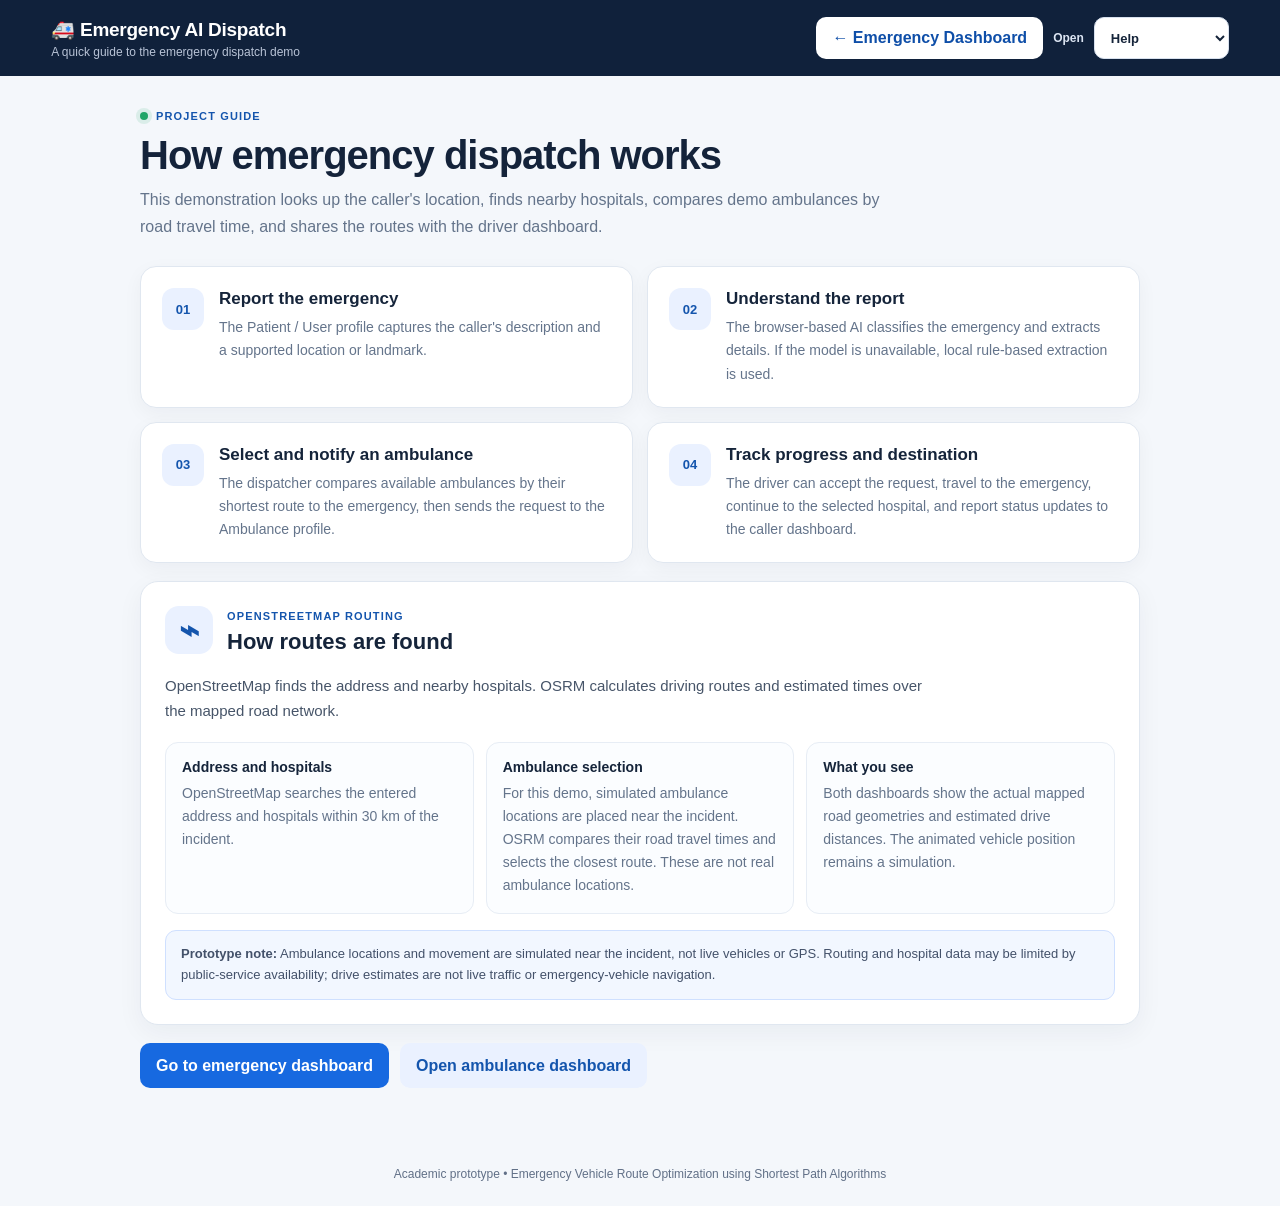
<file: guide.html>
<!DOCTYPE html>
<html lang="en">
<head>
  <meta charset="UTF-8">
  <meta name="viewport" content="width=device-width, initial-scale=1.0">
  <title>How It Works • Emergency AI Dispatch</title>
  <link rel="stylesheet" href="style.css">
</head>
<body>
<header class="topbar">
  <div>
    <div class="brand">🚑 Emergency AI Dispatch</div>
    <div class="subtitle">A quick guide to the emergency dispatch demo</div>
  </div>
  <div class="topbar-actions">
    <a class="nav-link" href="index.html">← Emergency Dashboard</a>
    <label class="profile-switch-label" for="profileSwitcher">Open</label>
    <select id="profileSwitcher" class="profile-switcher" aria-label="Open another view">
      <option value="patient">Caller view</option>
      <option value="ambulance">Driver view</option>
      <option value="guide">Help</option>
    </select>
  </div>
</header>

<main class="container guide-page">
  <section class="guide-intro">
    <span class="page-kicker"><span class="live-indicator"></span> PROJECT GUIDE</span>
    <h1>How emergency dispatch works</h1>
    <p>This demonstration looks up the caller's location, finds nearby hospitals, compares demo ambulances by road travel time, and shares the routes with the driver dashboard.</p>
  </section>

  <section class="guide-steps" aria-label="Dispatch workflow">
    <article class="guide-card">
      <span class="guide-number">01</span>
      <div><h2>Report the emergency</h2><p>The Patient / User profile captures the caller's description and a supported location or landmark.</p></div>
    </article>
    <article class="guide-card">
      <span class="guide-number">02</span>
      <div><h2>Understand the report</h2><p>The browser-based AI classifies the emergency and extracts details. If the model is unavailable, local rule-based extraction is used.</p></div>
    </article>
    <article class="guide-card">
      <span class="guide-number">03</span>
      <div><h2>Select and notify an ambulance</h2><p>The dispatcher compares available ambulances by their shortest route to the emergency, then sends the request to the Ambulance profile.</p></div>
    </article>
    <article class="guide-card">
      <span class="guide-number">04</span>
      <div><h2>Track progress and destination</h2><p>The driver can accept the request, travel to the emergency, continue to the selected hospital, and report status updates to the caller dashboard.</p></div>
    </article>
  </section>

  <section class="algorithm-card">
    <div class="algorithm-heading">
      <span class="algorithm-icon" aria-hidden="true">⌁</span>
      <div><span class="page-kicker">OPENSTREETMAP ROUTING</span><h2>How routes are found</h2></div>
    </div>
    <p class="algorithm-lead">OpenStreetMap finds the address and nearby hospitals. OSRM calculates driving routes and estimated times over the mapped road network.</p>
    <div class="algorithm-details">
      <div><h3>Address and hospitals</h3><p>OpenStreetMap searches the entered address and hospitals within 30 km of the incident.</p></div>
      <div><h3>Ambulance selection</h3><p>For this demo, simulated ambulance locations are placed near the incident. OSRM compares their road travel times and selects the closest route. These are not real ambulance locations.</p></div>
      <div><h3>What you see</h3><p>Both dashboards show the actual mapped road geometries and estimated drive distances. The animated vehicle position remains a simulation.</p></div>
    </div>
    <div class="guide-note"><strong>Prototype note:</strong> Ambulance locations and movement are simulated near the incident, not live vehicles or GPS. Routing and hospital data may be limited by public-service availability; drive estimates are not live traffic or emergency-vehicle navigation.</div>
  </section>

  <div class="guide-actions">
    <a class="primary guide-cta" href="index.html">Go to emergency dashboard</a>
    <a class="secondary guide-cta-secondary" href="driver.html">Open ambulance dashboard</a>
  </div>
</main>

<footer>Academic prototype • Emergency Vehicle Route Optimization using Shortest Path Algorithms</footer>
<script src="profile-switcher.js" defer></script>
</body>
</html>
</file>
<file: style.css>
*{box-sizing:border-box}
:root{--bg:#f3f7fc;--panel:#fff;--text:#172033;--muted:#657085;--primary:#1769e0;--primary2:#0c4ea8;--danger:#d92d20;--warning:#a65d00;--success:#16834b;--border:#dfe6ef}
body{margin:0;font-family:Inter,Segoe UI,Arial,sans-serif;background:var(--bg);color:var(--text)}
.topbar{display:flex;justify-content:space-between;align-items:center;padding:17px 5%;background:#101827;color:#fff}.brand{font-size:21px;font-weight:800}.subtitle{color:#b8c3d6;font-size:13px;margin-top:4px}.status,.driver-online{display:flex;align-items:center;gap:7px;border:1px solid #334155;padding:8px 12px;border-radius:999px;font-size:13px}.dot{width:8px;height:8px;background:#35d07f;border-radius:50%;display:inline-block}.container{width:min(1250px,92%);margin:24px auto}.auth-shell{margin-bottom:22px}.auth-grid{display:grid;grid-template-columns:1fr 1fr;gap:18px}.auth-card{background:linear-gradient(180deg,#ffffff,#f8fbff);border:1px solid var(--border);border-radius:18px;padding:22px;box-shadow:0 14px 30px rgba(23,32,51,.08)}.secondary-card{background:linear-gradient(180deg,#ffffff,#f8f5ff)}.auth-header{margin-bottom:12px}.auth-header h2{margin:8px 0 0;font-size:24px}.auth-meta{margin-top:12px;color:var(--muted);font-size:12px;line-height:1.5}.hero{background:linear-gradient(135deg,#0e4ea8,#1769e0);color:#fff;border-radius:20px;padding:28px 30px;display:flex;justify-content:space-between;gap:25px;align-items:center;box-shadow:0 14px 32px #0b4fb320}.eyebrow{font-size:11px;letter-spacing:1.3px;font-weight:800;opacity:.8}.hero h1,.driver-header h1{font-size:31px;margin:8px 0}.hero p,.driver-header p{margin:0;color:#e4edff;max-width:760px}.driver-link,.nav-link{background:#fff;color:#0e4ea8;text-decoration:none;padding:12px 16px;border-radius:10px;font-weight:800;white-space:nowrap}.main-grid{display:grid;grid-template-columns:390px 1fr;gap:18px;margin-top:18px}.panel{background:var(--panel);border:1px solid var(--border);border-radius:16px;padding:20px;box-shadow:0 5px 18px #1720330a}.panel-title{display:flex;justify-content:space-between;align-items:center;margin-bottom:16px}.panel-title>div{display:flex;align-items:center;gap:10px}.panel-title h2{margin:0;font-size:18px}.step{background:#e8f0ff;color:#1455ad;font-size:11px;font-weight:900;padding:5px 8px;border-radius:7px}.badge,.algorithm{display:inline-block;padding:6px 10px;border-radius:999px;background:#e8f0ff;color:#1455ad;font-size:12px;font-weight:800}.badge.muted{background:#eef1f5;color:#687589}label{display:block;font-size:13px;font-weight:800;margin:13px 0 6px}label span{font-weight:500;color:var(--muted)}input,textarea{width:100%;border:1px solid #ccd5e2;border-radius:10px;padding:11px 12px;font:inherit;color:var(--text);background:#fff}textarea{resize:vertical}.primary,.secondary,.ghost{border:0;border-radius:10px;padding:12px 16px;font-weight:800;cursor:pointer}.primary{background:var(--primary);color:#fff}.primary:hover{background:var(--primary2)}.secondary{background:#eaf1ff;color:#1455ad}.ghost{background:#eef2f7;color:#3d4b61}.full{width:100%;margin-top:12px}.info-note,.how-small{background:#f7f9fc;border:1px solid var(--border);border-radius:10px;padding:11px;margin-top:14px;font-size:12px;line-height:1.5;color:#536177}.loading{display:flex;align-items:center;gap:10px;background:#eef5ff;border:1px solid #cfe0ff;padding:12px;border-radius:10px;margin-top:13px}.loading small{display:block;color:var(--muted);margin-top:3px}.spinner{width:19px;height:19px;border:3px solid #cfe0ff;border-top-color:var(--primary);border-radius:50%;animation:spin .8s linear infinite}@keyframes spin{to{transform:rotate(360deg)}}.empty{text-align:center;padding:65px 25px;color:var(--muted)}.empty-icon{font-size:40px}.empty h3{color:var(--text);margin:12px 0 6px}.hidden{display:none!important}.alert-card{border:1px solid #ffd0cc;background:#fff8f7;border-radius:13px;padding:16px}.alert-top{display:flex;justify-content:space-between;align-items:center;font-weight:900}.priority{padding:5px 9px;border-radius:999px;font-size:11px;font-weight:900;background:#ffe3df;color:#a82017}.priority.high{background:#fff0cc;color:#875000}.priority.normal{background:#e8f0ff;color:#1455ad}.metrics{display:grid;grid-template-columns:1fr 1fr;gap:12px;margin-top:15px}.metrics>div{background:#fff;border:1px solid #eee;padding:10px;border-radius:9px}.metrics small,.route-summary span,.situation-row small{display:block;color:var(--muted);font-size:11px;margin-bottom:4px}.metrics b{font-size:14px}.dispatch-card{border:1px solid var(--border);border-radius:13px;padding:14px;margin-top:12px}.card-heading{display:flex;justify-content:space-between;align-items:center;margin-bottom:10px}.small-status{font-size:11px;color:var(--muted)}.vehicle-row{display:grid;grid-template-columns:1fr auto;gap:10px;padding:10px 0;border-bottom:1px solid #edf0f4}.vehicle-row:last-child{border-bottom:0}.vehicle-row.selected{background:#f0f7ff;border-radius:8px;padding:10px}.vehicle-name b{display:block}.vehicle-name small{color:var(--muted)}.vehicle-distance{text-align:right}.vehicle-distance b{display:block;color:#1455ad}.vehicle-distance small{color:var(--muted)}.route-box,.route-line{background:#f7f9fc;border-radius:10px;padding:13px;line-height:1.7}.route-path{font-weight:900;color:#1455ad}.driver-preview{background:#101827;color:#fff;border-radius:11px;padding:14px;line-height:1.6}.timeline-panel{margin-top:18px}.timeline-panel ol{margin:0;padding-left:25px}.timeline-panel li{padding:7px 0;color:#536177}.timeline-panel li.active{color:#1455ad;font-weight:800}.timeline-panel li.done::marker{color:var(--success)}.architecture{margin-top:18px}.flow{display:flex;align-items:center;gap:10px;justify-content:space-between}.flow>div:not(.arrow){flex:1;text-align:center;border:1px solid var(--border);border-radius:12px;padding:14px;background:#fafcff}.flow span{display:block;font-size:25px;margin-bottom:6px}.flow b{display:block;font-size:13px}.flow small{display:block;color:var(--muted);margin-top:4px}.arrow{font-size:22px;color:#9aa5b5}footer{text-align:center;padding:25px;color:var(--muted);font-size:12px}.driver-page{max-width:1150px}.driver-header{background:linear-gradient(135deg,#0e4ea8,#1769e0);color:#fff;border-radius:20px;padding:28px 30px;display:flex;justify-content:space-between;align-items:center}.driver-auth-shell{display:flex;justify-content:center;padding-top:12px}.driver-auth-shell .auth-card{width:min(520px,100%)}.driver-waiting{margin-top:18px;text-align:center;padding:80px}.urgent-banner{margin-top:18px;background:#d92d20;color:#fff;border-radius:12px;padding:15px 18px;display:flex;justify-content:space-between;font-weight:900}.pulse{margin-right:7px}.driver-grid{display:grid;grid-template-columns:1fr 1fr;gap:18px;margin-top:18px}.situation{border:1px solid var(--border);border-radius:11px;overflow:hidden;margin-bottom:12px}.situation-row{padding:12px;border-bottom:1px solid #edf0f4}.situation-row:last-child{border-bottom:0}.route-summary{display:grid;grid-template-columns:1fr 1fr 1fr;gap:10px}.route-summary>div{background:#f7f9fc;padding:12px;border-radius:10px}.route-line{margin-top:12px;min-height:80px}.status-panel{margin-top:18px}.status-actions{display:flex;gap:10px;flex-wrap:wrap}.status-btn{border:1px solid var(--border);background:#fff;border-radius:10px;padding:11px 15px;font-weight:800;cursor:pointer}.status-btn:hover{background:#eef5ff}.driver-log{margin-top:13px;color:var(--muted);font-size:13px}@media(max-width:850px){.main-grid,.driver-grid,.auth-grid{grid-template-columns:1fr}.flow{flex-direction:column}.arrow{transform:rotate(90deg)}.hero,.driver-header{align-items:flex-start;flex-direction:column}.driver-link{align-self:stretch;text-align:center}.route-summary{grid-template-columns:1fr 1fr}}.leaflet-map{height:320px;width:100%;min-height:320px}.map-live{margin-top:16px}
.map-wrap{margin-top:12px;border:1px solid var(--border);border-radius:13px;overflow:hidden;background:#eef3f8}.roadmap{display:block;width:100%;height:auto;min-height:270px}.map-bg{fill:#f4f7fb}.road{stroke:#b5bfcc;stroke-width:13;stroke-linecap:round}.route-road{stroke:#1769e0;stroke-width:16}.road-label-group rect{fill:#fff;stroke:#d5dde8;stroke-width:1}.road-label{font-size:11px;fill:#4b5870;font-weight:900}.map-node{fill:#fff;stroke:#64748b;stroke-width:4}.node-id{font-size:12px;fill:#172033;font-weight:900}.node-label-bg{fill:#fff;fill-opacity:.94;stroke:#dbe3ed;stroke-width:1}.node-name{font-size:11px;fill:#344054;font-weight:800}.hospital-name{font-size:10px;fill:#8b3a00;font-weight:900}.ambulance-marker circle{fill:#d92d20;stroke:#fff;stroke-width:4;filter:drop-shadow(0 3px 5px #17203355)}.ambulance-marker text{font-size:18px}.map-position{background:#eef5ff;color:#1455ad;border:1px solid #cfe0ff;border-radius:10px;padding:9px 11px;margin-top:10px;font-size:12px;font-weight:800}.driver-return{background:#f7f9fc;border:1px solid var(--border);border-radius:10px;padding:11px;line-height:1.55;font-size:13px;margin-bottom:10px}.driver-return strong{color:#1455ad}.live-tracking-card{border-color:#cfe0ff}
.profile-switch-label{color:#dce5f3;font-size:12px;font-weight:800;white-space:nowrap}.profile-switcher{min-width:155px;min-height:42px;padding:0 34px 0 13px;border:1px solid #334155;border-radius:10px;background-color:#101827;color:#fff;font:inherit;font-size:14px;font-weight:800;cursor:pointer;color-scheme:light}.profile-switcher option{background:#fff;color:var(--text)}.profile-switcher:focus-visible{outline:3px solid #8ab5ff;outline-offset:3px}
@media(max-width:620px){.topbar-actions{flex-wrap:wrap}.topbar-actions .profile-switcher{flex:1;min-width:140px}}
.topbar-actions{display:flex;align-items:center;justify-content:flex-end;gap:12px;margin-left:auto}
.login-button{display:inline-flex;align-items:center;justify-content:center;min-height:40px;padding:9px 18px;border:1px solid #d5e3fa;border-radius:10px;background:#fff;color:#1455ad;text-decoration:none;font-size:14px;font-weight:800;white-space:nowrap;transition:background-color .15s ease,color .15s ease,border-color .15s ease}
.login-button:hover{background:#eaf1ff;border-color:#fff;color:#0c4ea8}
.login-button:focus-visible{outline:3px solid #8ab5ff;outline-offset:3px}
@media(max-width:620px){.topbar{flex-wrap:wrap;align-items:flex-start;gap:12px;padding:15px 5%}.topbar>div:first-child{flex:1 1 100%}.topbar-actions{width:100%;gap:8px}.topbar-actions .status{margin-right:auto}.topbar-actions .nav-link{padding:10px 11px}.login-button{min-height:42px;padding:9px 16px}}
.login-page{max-width:820px;margin-top:48px}.login-intro{text-align:center;margin-bottom:24px}.login-intro h1{margin:8px 0 4px;font-size:30px}.login-intro p{margin:0;color:var(--muted)}.account-selection{width:min(420px,100%);margin:0 auto;padding:22px;background:#fff;border:1px solid var(--border);border-radius:15px;box-shadow:0 5px 18px #1720330a}.account-selection label{margin:0 0 8px}.account-selection select{width:100%;min-height:50px;padding:0 14px;border:1px solid #26364d;border-radius:11px;background:#101827;color:#fff;font:inherit;font-weight:800;cursor:pointer}.account-selection select:focus-visible{outline:3px solid #8ab5ff;outline-offset:3px}.account-selection option{background:#fff;color:var(--text);font-weight:600}.login-form-card{width:min(500px,100%);margin:0 auto}.back-button{border:0;background:transparent;padding:4px 0;color:#1455ad;font:inherit;font-weight:800;cursor:pointer}.back-button:focus-visible{outline:3px solid #8ab5ff;outline-offset:3px}.login-error{min-height:20px;margin:8px 0 0;color:var(--danger);font-size:13px}.role-dashboard{max-width:760px;margin:35px auto;text-align:center}.role-dashboard h1{margin:8px 0}.role-dashboard .info-note{color:#536177;text-align:left}
@media(max-width:620px){.login-page{margin-top:28px}.account-selection{padding:18px}}
.page-heading{display:flex;align-items:center;justify-content:space-between;gap:22px;margin:4px 0 22px;padding:8px 2px}.page-heading h1{margin:8px 0 5px;font-size:clamp(27px,3vw,36px);letter-spacing:-.8px;color:#14233a}.page-heading p{max-width:690px;margin:0;color:#64748b;font-size:15px;line-height:1.6}.page-kicker{display:inline-flex;align-items:center;gap:8px;color:#1455ad;font-size:11px;letter-spacing:1.15px;font-weight:900}.live-indicator{width:8px;height:8px;border-radius:50%;background:#20a568;box-shadow:0 0 0 4px #20a56820}.main-grid{grid-template-columns:minmax(330px, .78fr) minmax(0,1.5fr);gap:20px;margin-top:0}.panel{border-radius:18px;padding:22px;box-shadow:0 8px 26px rgba(23,32,51,.055);transition:box-shadow .18s ease,border-color .18s ease}.main-grid>.panel{border-top:3px solid #dce9fb}.panel-title{margin-bottom:20px}.panel-title h2{font-size:18px;letter-spacing:-.2px}.panel-title .step{padding:6px 9px}.main-grid input,.main-grid textarea{border-color:#d6deea;background:#fcfdff;transition:border-color .15s ease,box-shadow .15s ease}.main-grid input:focus,.main-grid textarea:focus{outline:none;border-color:#5b91e4;box-shadow:0 0 0 3px #1769e01a;background:#fff}.main-grid textarea{min-height:150px;line-height:1.55}.main-grid .primary{min-height:48px;background:linear-gradient(110deg,#d92d20,#c52219);box-shadow:0 6px 14px #d92d2025}.main-grid .primary:hover{background:#b91f16}.main-grid .secondary{min-height:44px;border:1px solid #dce7f6}.empty{padding:58px 25px}.empty-icon{display:grid;place-items:center;width:72px;height:72px;margin:0 auto 12px;border-radius:22px;background:#eef5ff}.timeline-panel,.architecture{border-radius:18px;box-shadow:0 8px 26px rgba(23,32,51,.045)}.timeline-panel{margin-top:20px}.architecture{margin-top:20px}.flow>div:not(.arrow){border-radius:14px;background:#fbfdff}
@media(max-width:850px){.main-grid{grid-template-columns:1fr}.page-heading{margin-top:0}.main-grid textarea{min-height:125px}}
@media(max-width:620px){.page-heading{padding:4px 0 0;margin-bottom:16px}.page-heading h1{font-size:28px}.page-heading p{font-size:14px}.panel{padding:18px}.empty{padding:40px 18px}}
.guide-page{max-width:1000px;margin-top:38px}.guide-intro{max-width:770px;margin-bottom:26px}.guide-intro h1{margin:9px 0 8px;font-size:clamp(29px,4vw,40px);letter-spacing:-1px;color:#14233a}.guide-intro>p{margin:0;color:#64748b;font-size:16px;line-height:1.7}.guide-steps{display:grid;grid-template-columns:1fr 1fr;gap:14px}.guide-card{display:flex;gap:15px;align-items:flex-start;padding:21px;background:#fff;border:1px solid var(--border);border-radius:16px;box-shadow:0 6px 20px rgba(23,32,51,.045)}.guide-number{display:grid;place-items:center;flex:0 0 42px;height:42px;border-radius:12px;background:#eaf1ff;color:#1455ad;font-size:13px;font-weight:900}.guide-card h2{margin:1px 0 7px;font-size:17px}.guide-card p,.algorithm-details p{margin:0;color:#64748b;font-size:14px;line-height:1.65}.algorithm-card{margin-top:18px;padding:24px;background:#fff;border:1px solid var(--border);border-radius:18px;box-shadow:0 8px 26px rgba(23,32,51,.05)}.algorithm-heading{display:flex;align-items:center;gap:14px}.algorithm-icon{display:grid;place-items:center;width:48px;height:48px;border-radius:14px;background:#eaf1ff;color:#1455ad;font-size:34px;font-weight:700}.algorithm-heading h2{margin:5px 0 0;font-size:22px}.algorithm-lead{max-width:780px;margin:18px 0;color:#475569;font-size:15px;line-height:1.7}.algorithm-details{display:grid;grid-template-columns:repeat(3,1fr);gap:12px}.algorithm-details>div{padding:16px;border:1px solid #e7edf5;border-radius:13px;background:#fbfdff}.algorithm-details h3{margin:0 0 7px;font-size:14px}.guide-note{margin-top:16px;padding:13px 15px;border:1px solid #cfe0ff;border-radius:11px;background:#f2f7ff;color:#43516a;font-size:13px;line-height:1.6}.guide-actions{display:flex;flex-wrap:wrap;gap:11px;margin-top:18px}.guide-cta,.guide-cta-secondary{display:inline-flex;align-items:center;justify-content:center;min-height:45px;padding:11px 16px;border-radius:10px;text-decoration:none;font-weight:800}.guide-cta-secondary{background:#eaf1ff;color:#1455ad}.guide-link{padding:10px 13px}.guide-page+.guide-footer{padding-top:20px}
@media(max-width:760px){.guide-page{margin-top:26px}.guide-steps{grid-template-columns:1fr}.algorithm-details{grid-template-columns:1fr}.algorithm-card{padding:19px}}
@media(max-width:620px){.topbar-actions .guide-link{flex:1;text-align:center}.guide-intro>p{font-size:14px}.guide-actions{flex-direction:column}.guide-cta,.guide-cta-secondary{width:100%}}

:root{--bg:#f4f7fb;--text:#15243a;--muted:#617087;--primary:#1769e0;--primary2:#1054b5;--border:#e0e7f0}
body{background:var(--bg);font-family:Inter,"Segoe UI",Arial,sans-serif}
.topbar{min-height:76px;padding:13px 4%;gap:20px;background:#10213b}
.brand{font-size:19px;letter-spacing:-.25px}
.subtitle{font-size:12px}
.topbar-actions{display:flex;align-items:center;justify-content:flex-end;gap:10px;flex-wrap:wrap}
.topbar-actions label{margin:0}
.profile-switcher{min-width:135px;height:40px;padding:0 12px;border:1px solid #d8e1ee;border-radius:10px;background:#fff;color:#15243a;font:inherit;font-size:13px;font-weight:700}
.container{width:min(1200px,92%);margin:30px auto 54px}
.page-heading{margin:0 0 18px;padding:0}
.page-heading h1{font-size:clamp(28px,3vw,36px);letter-spacing:-1.1px}
.page-heading p{font-size:15px}
.main-grid{grid-template-columns:minmax(300px,350px) minmax(0,1fr);gap:22px;align-items:start}
.main-grid>.panel,.panel{border:1px solid var(--border);border-radius:16px;box-shadow:0 8px 24px rgba(24,42,70,.045)}
.main-grid>.panel{padding:22px}
.panel-title{margin-bottom:16px}
.panel-title h2{font-size:17px}
.main-grid input,.main-grid textarea{border:1px solid #d7dfeb;border-radius:10px;background:#fff}
.main-grid input{min-height:46px}
.main-grid textarea{min-height:132px;resize:vertical}
.field-hint{display:block;margin-top:7px;color:var(--muted);font-size:12px;line-height:1.5}
.dispatch-error{margin:10px 0 0;padding:10px 12px;border:1px solid #fecaca;border-radius:9px;background:#fef2f2;color:#991b1b;font-size:13px;line-height:1.5}
.main-grid .primary{background:#c92b24}
.main-grid .primary:hover{background:#a9201b}
.main-grid .secondary{background:#f1f5fb;color:#34445d;border:1px solid #e0e7f0}
.info-note{background:#f7f9fc;color:#637189}
.alert-card{border-radius:12px}
.metrics{gap:9px}
.metrics>div{border-color:#e8edf4;border-radius:9px}
.dispatch-card{border:1px solid var(--border);border-radius:12px;background:#fff}
.live-tracking-card{border-color:#d6e4f7;background:#fbfdff}
.live-tracking-card .card-heading{margin-bottom:8px}
.driver-return{color:#34445d;font-size:13px;line-height:1.6}
.map-live{margin-top:12px}
.leaflet-map{height:350px;min-height:280px}
.map-position{margin-top:8px;padding:9px 11px;border-radius:8px;background:#f1f6fc;color:#40536e;font-size:13px}
.map-note{margin-top:6px;color:var(--muted);font-size:11px}
.route-box{background:#f7f9fc}
.route-path{color:#1455ad;line-height:1.55}
.architecture .flow{gap:8px}
.architecture .flow>div:not(.arrow){padding:12px 8px}
.architecture .flow small{font-size:11px}
.driver-page{max-width:1200px}
.driver-header{padding:20px 24px;background:#fff;color:var(--text);border:1px solid var(--border);border-radius:16px;box-shadow:0 8px 24px rgba(24,42,70,.045)}
.driver-header h1{font-size:26px;margin:5px 0}
.driver-header p{color:var(--muted);font-size:14px}
.driver-header .eyebrow{color:#1769e0;opacity:1}
.driver-online{background:#ecfdf3;color:#087443;border-color:#c8efda}
.driver-online .dot{background:#18a66a}
.urgent-banner{margin-top:14px;padding:12px 15px;background:#fff7ed;color:#9a3412;border:1px solid #fed7aa;border-radius:11px;font-size:13px}
.driver-grid{grid-template-columns:minmax(290px,.8fr) minmax(0,1.2fr);gap:18px;align-items:start}
.driver-grid>.panel{padding:20px}
.situation-row{padding:10px 12px}
.status-panel{display:grid;grid-template-columns:1fr auto;align-items:center;gap:10px 16px;margin-top:14px;padding:14px 18px}
.status-panel .panel-title{margin:0}
.status-panel .panel-title h2{font-size:16px}
.status-panel .driver-log{grid-column:1/-1;margin:0}
#nextStepBtn{width:auto;min-width:245px;margin:0;padding:12px 18px}
#nextStepBtn:disabled{background:#e7edf5;color:#536177;cursor:wait}
.route-summary{gap:8px}
.route-summary>div{padding:11px;border:1px solid #e8edf4;background:#f9fbfd}
.route-summary b{font-size:14px}
#routeEtaLive{display:block;margin-top:5px;color:#1769e0;font-size:12px}
.route-line{margin-top:10px;background:#f7f9fc;font-size:13px}
.driver-waiting{padding:52px 24px}
.timeline-panel,.architecture{padding:20px 22px}
.status-btn{min-height:44px}
@media(max-width:900px){
  .topbar{align-items:flex-start}
  .topbar-actions{max-width:100%}
  .main-grid,.driver-grid{grid-template-columns:1fr}
  .main-grid>.panel{padding:20px}
}
@media(max-width:620px){
  .topbar{padding:13px 4%;gap:10px}
  .topbar>div:first-child{flex:1 1 100%}
  .topbar-actions{width:100%;justify-content:flex-start}
  .topbar-actions .nav-link{padding:10px 12px}
  .profile-switcher{flex:1;min-width:120px}
  .container{margin-top:22px}
  .driver-header{padding:18px}
  .driver-header h1{font-size:23px}
  .status-panel{grid-template-columns:1fr}
  #nextStepBtn{width:100%;min-width:0}
  .status-panel .driver-log{grid-column:auto}
  .leaflet-map{height:300px;min-height:260px}
}
</file>
